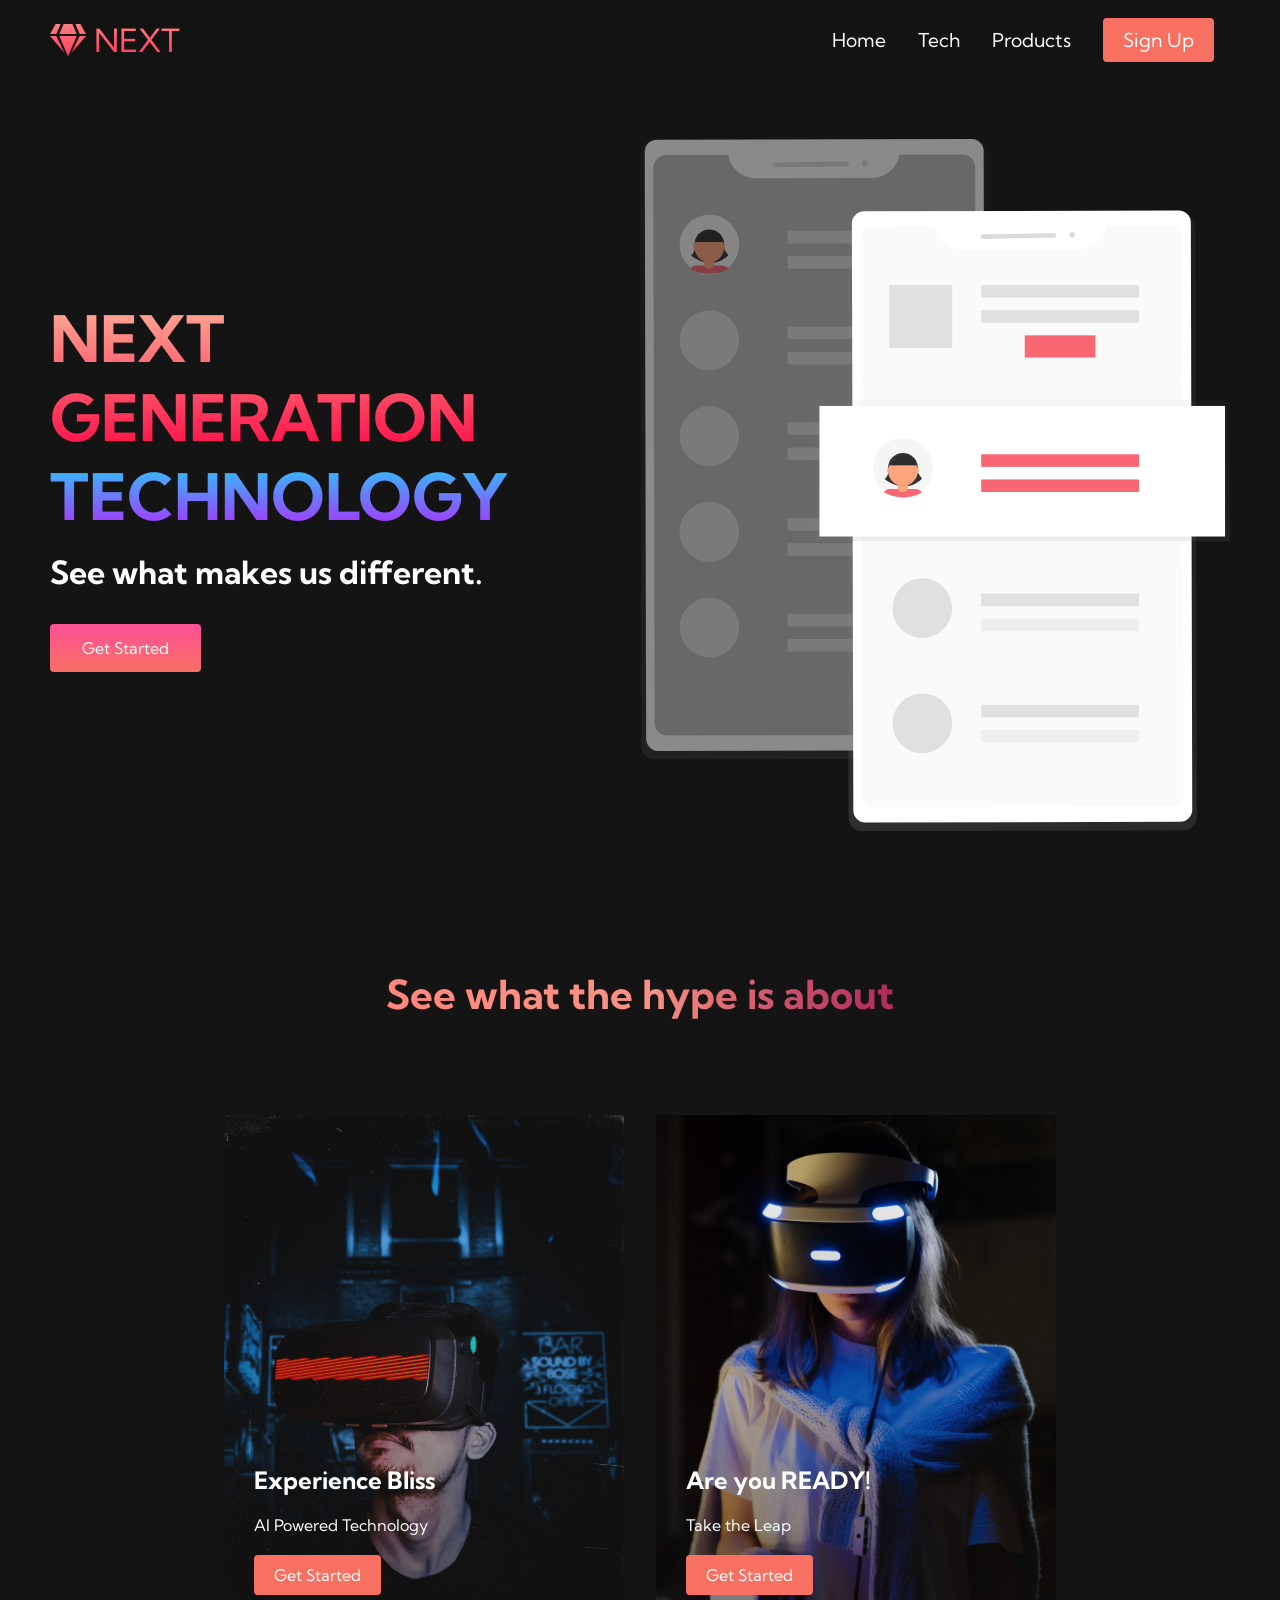
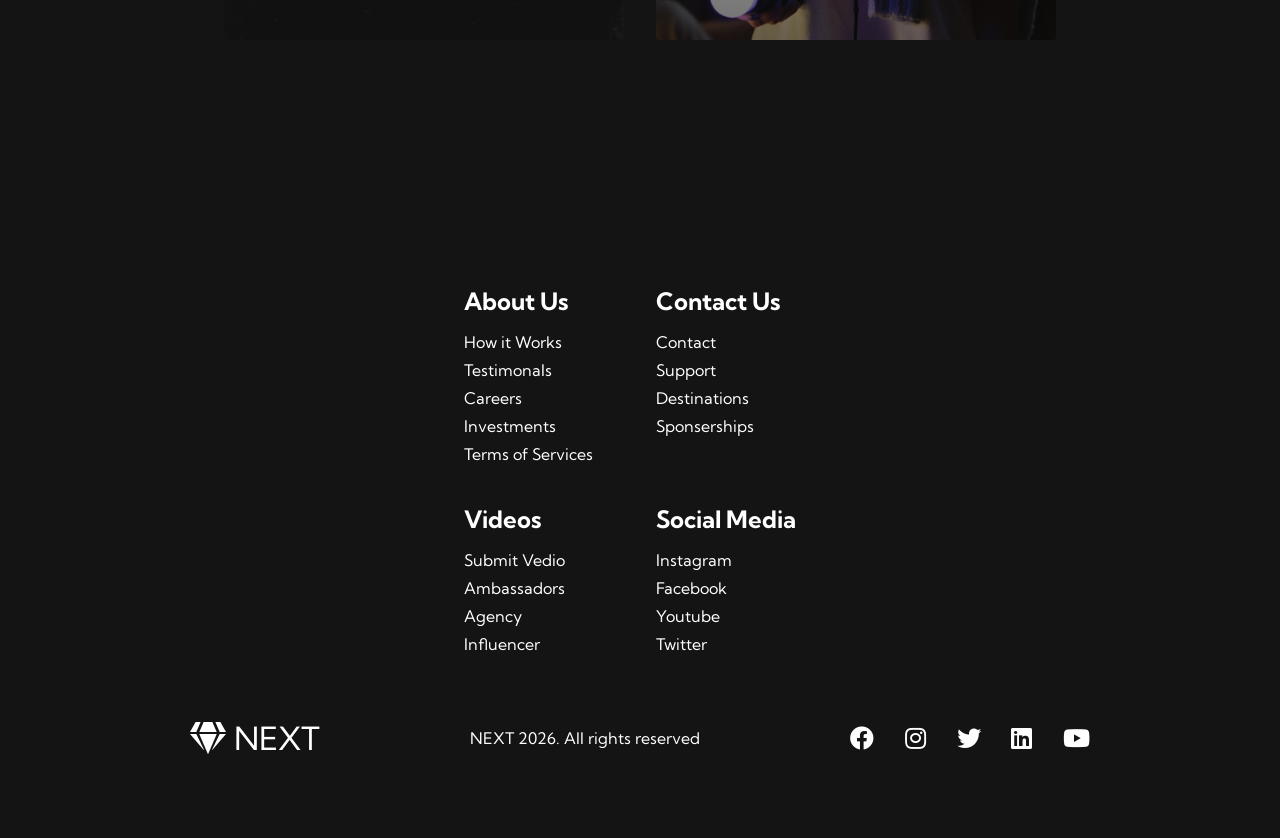
<file: index.html>
<!DOCTYPE html>
<html lang="en">
<head>
    <meta charset="UTF-8">
    <meta name="viewport" content="width=device-width, initial-scale=1.0">
    <title>NEXT Website</title>
    <link rel="stylesheet" href="styles.css"/>
    <link rel="stylesheet" href="https://use.fontawesome.com/releases/v5.14.0/css/all.css">
    <link rel="preconnect" href="https://fonts.googleapis.com">
<link rel="preconnect" href="https://fonts.gstatic.com" crossorigin>
<link href="https://fonts.googleapis.com/css2?family=Kumbh+Sans:YOPQ@300&display=swap" rel="stylesheet">
<link rel="preconnect" href="https://fonts.googleapis.com">
<link rel="preconnect" href="https://fonts.gstatic.com" crossorigin>
<link href="https://fonts.googleapis.com/css2?family=Kumbh+Sans:wght,YOPQ@700,300&display=swap" rel="stylesheet">
</head>
<body>
   <nav class="navbar">
    <div class="navbar__container">
     <a href="/" id="navbar__logo"><i class="fas fa-gem"></i> NEXT</a>
      <div class="navbar__toggle" id="mobile-menu">
        <span class="bar"></span>
        <span class="bar"></span>
        <span class="bar"></span>
      </div>
      <ul class="navbar__menu">
        <li class="navbar__item">
            <a href="index.html" class="navbar__links">Home </a>
        </li>
        <li class="navbar__item">
            <a href="tech.html" class="navbar__links">Tech </a>
        </li>
        <li class="navbar__item">
            <a href="tech.html" class="navbar__links">Products</a>
        </li>
        <li class="navbar__btn">
            <a href="tech.html" class="button">Sign Up</a>
        </li>
      </ul>
    </div>
   </nav>

    <!-- Hero Section-->
     <div class="main">
        <div class="main__container">
            <div class="main__content">
               <h1>NEXT GENERATION</h1> 
               <h2>TECHNOLOGY</h2>
               <p>See what makes us different.</p>
               <button class="main__btn"><a href="/">Get Started</a></button>
            </div>
            <img src="images/pic1.svg" alt="pic" id="main__img--container">
        </div>
     </div> 

     <div class="services">
        <h1>See what the hype is about</h1>
        <div class="services__container">
            <div class="services__card">
                <h2>Experience Bliss</h2>
                <p>AI Powered Technology</p>
                <button>Get Started</button>
            </div>
               <div class="services__card">
                <h2>Are you READY!</h2>
                <p>Take the Leap</p>
                <button>Get Started</button>
            </div>
        </div>
     </div>

     <div class="footer__container">
        <div class="footer__links">
            <div class="footer__link--wrapper">
                <div class="footer__link--items">
                    <h2>About Us</h2>
                    <a href="/">How it Works</a>
                    <a href="/">Testimonals</a>
                    <a href="/">Careers</a>
                    <a href="/">Investments</a>
                    <a href="/">Terms of Services</a>
                </div>
                 <div class="footer__link--items">
                    <h2>Contact Us</h2>
                    <a href="/">Contact</a>
                    <a href="/">Support</a>
                    <a href="/">Destinations</a>
                    <a href="/">Sponserships</a>
                </div>
            </div>
                      <div class="footer__link--wrapper">
                <div class="footer__link--items">
                    <h2>Videos</h2>
                    <a href="/">Submit Vedio</a>
                    <a href="/">Ambassadors</a>
                    <a href="/">Agency</a>
                    <a href="/">Influencer</a>
                </div>
                 <div class="footer__link--items">
                    <h2>Social Media</h2>
                    <a href="/">Instagram</a>
                    <a href="/">Facebook</a>
                    <a href="/">Youtube</a>
                    <a href="/">Twitter</a>
                </div>
            </div>
        </div>
        <div class="social__media">
            <div class="social__media--wrap">
                <div class="footer__logo">
                    <a href="/" id="footer__logo"><i class="fas fa-gem"></i>NEXT</a>
                </div>
                <p class="website__rights">NEXT 2026. All rights reserved</p>
                <div class="social__icons">
                    <a href="/" class="social__icon--link" target="_blank">
                        <i class="fab fa-facebook"></i>
                    </a>
                       <a href="/" class="social__icon--link" target="_blank">
                        <i class="fab fa-instagram"></i>
                    </a>
                       <a href="/" class="social__icon--link" target="_blank">
                        <i class="fab fa-twitter"></i>
                    </a>
                       <a href="/" class="social__icon--link" target="_blank">
                        <i class="fab fa-linkedin"></i>
                    </a>
                       <a href="/" class="social__icon--link" target="_blank">
                        <i class="fab fa-youtube"></i>
                    </a>
                </div>
            </div>
        </div>
     </div>

   <script src="app.js"></script>
</body>
</html>
</file>
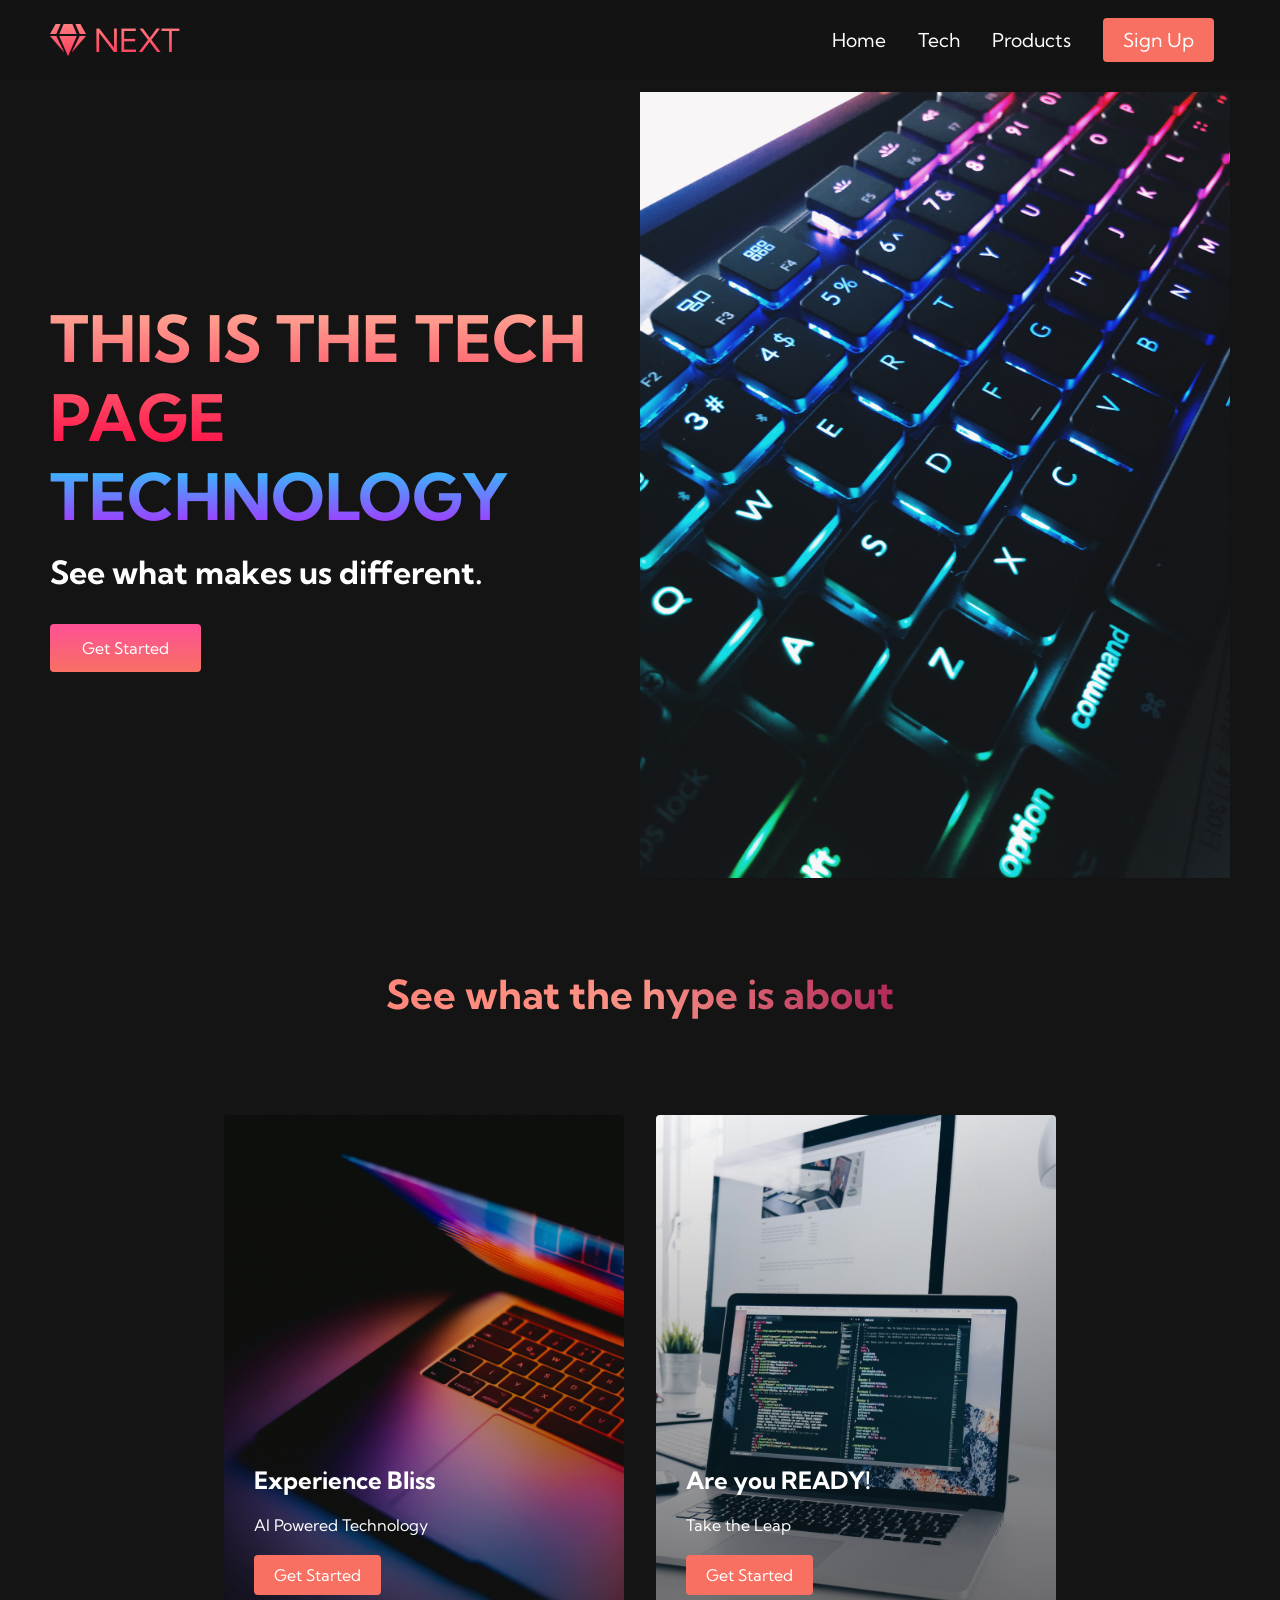
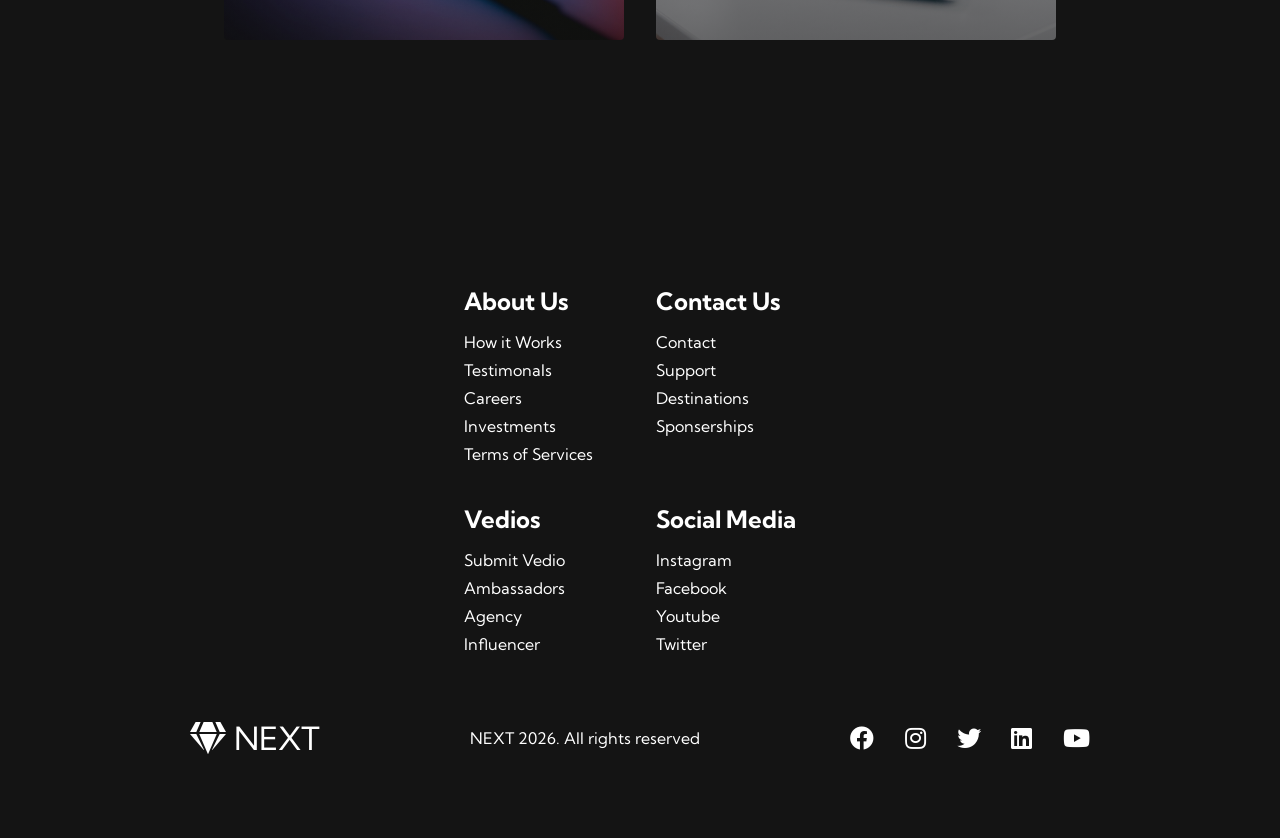
<file: tech.html>
<!DOCTYPE html>
<html lang="en">
<head>
    <meta charset="UTF-8">
    <meta name="viewport" content="width=device-width, initial-scale=1.0">
    <title>NEXT Website</title>
    <link rel="stylesheet" href="styles.css"/>
    <link rel="stylesheet" href="https://use.fontawesome.com/releases/v5.14.0/css/all.css"
    integrity="sha384-HzLeBuhoNPvSl5KYnjx0BT+WB0QEEqLpr0+NBkkk5gbc67FTaL7XIGa2w1L0Xbgc"
    crossorigin="anonymous"/>
    <link rel="preconnect" href="https://fonts.googleapis.com">
<link rel="preconnect" href="https://fonts.gstatic.com" crossorigin>
<link href="https://fonts.googleapis.com/css2?family=Kumbh+Sans:YOPQ@300&display=swap" rel="stylesheet">
<link rel="preconnect" href="https://fonts.googleapis.com">
<link rel="preconnect" href="https://fonts.gstatic.com" crossorigin>
<link href="https://fonts.googleapis.com/css2?family=Kumbh+Sans:wght,YOPQ@700,300&display=swap" rel="stylesheet">
</head>
<body>
   <nav class="navbar">
    <div class="navbar__container">
     <a href="/" id="navbar__logo"><i class="fas fa-gem"></i> NEXT</a>
      <div class="navbar__toggle" id="mobile-menu">
        <span class="bar"></span>
        <span class="bar"></span>
        <span class="bar"></span>
      </div>
      <ul class="navbar__menu">
        <li class="navbar__item">
            <a href="index.html" class="navbar__links">Home </a>
        </li>
        <li class="navbar__item">
            <a href="tech.html" class="navbar__links">Tech </a>
        </li>
        <li class="navbar__item">
            <a href="tech.html" class="navbar__links">Products</a>
        </li>
        <li class="navbar__btn">
            <a href="tech.html" class="button">Sign Up</a>
        </li>
      </ul>
    </div>
   </nav>
        
    <div class="main">   
        <div class="main__container">
            <div class="main__content">    
                <h1>THIS IS THE TECH PAGE</h1> 
                <h2>TECHNOLOGY</h2>
                <p>See what makes us different.</p>
                <button class="main__btn"><a href="/">Get Started</a></button>
            </div>
            <img src="images/pic2.jpg" alt="pic" id="main__img--container">            
        </div>
           
    </div> 

        <div class="services">
            <h1>See what the hype is about</h1>
            <div class="services__container">
                <div class="services__card" style="background-image: linear-gradient(to bottom, rgba(0,0,0,0) 0%, rgba(17,17,17,0.6) 100%), url('images/andras-vas-Bd7gNnWJBkU-unsplash.jpg'); background-size: cover; background-position: center;">
                    <h2>Experience Bliss</h2>
                    <p>AI Powered Technology</p>
                    <button>Get Started</button>
                </div>
                <div class="services__card" style="background-image: linear-gradient(to bottom, rgba(0,0,0,0) 0%, rgba(17,17,17,0.6) 100%), url('images/christopher-gower-m_HRfLhgABo-unsplash.jpg'); background-size: cover; background-position: center;">
                    <h2>Are you READY!</h2>
                    <p>Take the Leap</p>
                    <button>Get Started</button>
                </div>
            </div>
        </div>

     <div class="footer__container">
        <div class="footer__links">
            <div class="footer__link--wrapper">
                <div class="footer__link--items">
                    <h2>About Us</h2>
                    <a href="/">How it Works</a>
                    <a href="/">Testimonals</a>
                    <a href="/">Careers</a>
                    <a href="/">Investments</a>
                    <a href="/">Terms of Services</a>
                </div>
                 <div class="footer__link--items">
                    <h2>Contact Us</h2>
                    <a href="/">Contact</a>
                    <a href="/">Support</a>
                    <a href="/">Destinations</a>
                    <a href="/">Sponserships</a>
                </div>
            </div>
                      <div class="footer__link--wrapper">
                <div class="footer__link--items">
                    <h2>Vedios</h2>
                    <a href="/">Submit Vedio</a>
                    <a href="/">Ambassadors</a>
                    <a href="/">Agency</a>
                    <a href="/">Influencer</a>
                </div>
                 <div class="footer__link--items">
                    <h2>Social Media</h2>
                    <a href="/">Instagram</a>
                    <a href="/">Facebook</a>
                    <a href="/">Youtube</a>
                    <a href="/">Twitter</a>
                </div>
            </div>
        </div>
        <div class="social__media">
            <div class="social__media--wrap">
                <div class="footer__logo">
                    <a href="/" id="footer__logo"><i class="fas fa-gem"></i>NEXT</a>
                </div>
                <p class="website__rights">NEXT 2026. All rights reserved</p>
                <div class="social__icons">
                    <a href="/" class="social__icon--link" target="_blank">
                        <i class="fab fa-facebook"></i>
                    </a>
                       <a href="/" class="social__icon--link" target="_blank">
                        <i class="fab fa-instagram"></i>
                    </a>
                       <a href="/" class="social__icon--link" target="_blank">
                        <i class="fab fa-twitter"></i>
                    </a>
                       <a href="/" class="social__icon--link" target="_blank">
                        <i class="fab fa-linkedin"></i>
                    </a>
                       <a href="/" class="social__icon--link" target="_blank">
                        <i class="fab fa-youtube"></i>
                    </a>
                </div>
            </div>
        </div>
     </div>

   <script src="app.js"></script>
</body>
</html>
</file>
<file: styles.css>
*{
    box-sizing: border-box;
    margin: 0;
    padding: 0;
    font-family: 'Kumbh Sans', sans-serif;
}

.navbar {
    background: #131313;
    height: 80px;
    display: flex;
    justify-content: center;
    align-items: center;
    font-size: 1.2rem;
    position: sticky;
    top: 0;
    z-index: 999;
}

.navbar__container{
    display: flex;
    justify-content: space-between;
    height: 80px;
    z-index: 1;
    width: 100%;
    max-width: 1300px;
    margin: 0 auto;
    padding: 0 50px;
}

#navbar__logo{
    background-color: #ff8177;
    background-image: linear-gradient(to top, #ff0844 0%, #ffb199 100%);
    background-size: 100%;
    -webkit-background-clip: text;
    -moz-background-clip: text;
    -webkit-text-fill-color: transparent;
    -moz-text-fill-color: transparent;
    display: flex;
    align-items: center;
    cursor: pointer;
    text-decoration: none;
    font-size: 2rem;
}

.fa-gem{
    margin-right: 0.5rem;
}

.navbar__menu{
    display: flex;
    align-items: center;
    list-style: none;
    text-align: center;
}

.navbar__item {
    height: 80px;
}

.navbar__links {
    color: #fff;
    display: flex;
    align-items: center;
    justify-content: center;
    text-decoration: none;
    padding: 0 1rem;
    height: 100%;
}

.navbar__btn{
    display: flex;
    justify-content: center;
    align-items: center;
    padding: 0 1rem;
    width: 100%;
}

.button {
    display: flex;
    justify-content: center;
    align-items: center;
    text-decoration: none;
    padding: 10px 20px;
    height: 100%;
    width: 100%;
    border: none;
    outline: none;
    border-radius: 4px;
    background: #f77062;
    color: #fff;
}

.button:hover {
    background: #4837ff;
    transition: all 0.3s ease;
}

.navbar__links:hover{
    color: #f77062;
    transition: all 0.3s ease;
}

@media screen and (max-width:960px){
    .navbar__container{
        display: flex;
        justify-content: space-between;
        height: 80px;
        z-index: 1;
        width: 100%;
        max-width: 1300px;
        padding: 0;
    }

    .navbar__menu{
        display:grid;
        grid-template-columns: auto;
        margin: 0;
        width: 100%;
        position: absolute;
        top: -1000px;
        opacity: 0;
        transition: all 0.5s ease;
        height: 50vh;
        z-index: -1;
    }

    .navbar__menu.active{
        background: #131313;
        top: 100%;
        opacity: 1;
        transition: all 0.5s ease;
        z-index: 99;
        height: 50vh;
        font-size: 1.6rem;
    }
    #navbar__logo{
        padding-left: 25px;
    }

    .navbar__toggle .bar{
        width: 25px;
        height: 3px;
        margin: 5px auto;
        transition: all 0.3s ease-in-out;
        background: #fff;
    }

    .navbar__item{
        width: 100%;
    }
    .navbar__links{
        text-align:center;
        padding: 2rem;
        width: 100%;
        display: table;
    }

    #mobile-menu{
        position: absolute;
        top: 20%;
        right: 5%;
        transform: translate(5%,20%);
    }

    .navbar__btn{
        padding-bottom: 2rem;
    }

    .button{
        display: flex;
        justify-content: center;
        align-items: center;
        width: 80%;
        height: 80px;
        margin: 0;
    }

    .navbar__toggle .bar{
        display: block;
        cursor: pointer;
    }

    #mobile-menu.is-active .bar:nth-child(2){
        opacity: 0;
    }

     #mobile-menu.is-active .bar:nth-child(1){
        transform: translateY(8px) rotate(45deg);
    }

     #mobile-menu.is-active .bar:nth-child(3){
        transform: translateY(-8px) rotate(-45deg);
    }
}


.main{
    background-color: #141414;
}

.main__container{
    display: grid;
    grid-template-columns: 1fr 1fr;
    align-items: center;
    justify-self: center;
    margin: 0 auto;
    height: 90vh;
    background-color: #141414;
    z-index: 1;
    width: 100%;
    max-width: 1300px;
    padding: 0 50px;
}

.main__content h1 {
    font-size: 4rem;
    background-color: #ff8177;
    background-image: linear-gradient(to top, #ff0844 0%,#ffb199 100%);
    background-size: 100%;
    -webkit-background-clip: text;
    -moz-background-clip: text;
    -webkit-text-fill-color: transparent;
    -moz-text-fill-color: transparent;
}

.main__content h2 {
    font-size: 4rem;
    background-color: #ff8177;
    background-image: linear-gradient(to top, #b721ff 0%,#21d4fd 100%);
    background-size: 100%;
    -webkit-background-clip: text;
    -moz-background-clip: text;
    -webkit-text-fill-color: transparent;
    -moz-text-fill-color: transparent;
}

.main__content p {
    margin-top: 1rem;
    font-size: 2rem;
    font-weight: 700;
    color:#fff;
}

.main__btn{
    font-size: 1rem;
    background-image: linear-gradient(to top, #f77062 0%, #fe5196 100%);
    padding: 14px 32px;
    border: none;
    border-radius: 4px;
    color: #fff;
    margin-top: 2rem;
    cursor: pointer;
    position: relative;
    transition: all 0.35s;
    outline: none;
}

.main__btn a {
    position: relative;
    z-index: 2;
    color: #fff;
    text-decoration: none;
}

.main__btn:after {
    position: absolute;
    content: '';
    top: 0;
    left: 0;
    width: 0;
    height: 100%;
    background: #4837ff;
    transition: all 0.35s;
    border-radius: 4px;
}

.main__btn:hover{
    color: #fff;
}

.main__btn:hover:after{
    width: 100%;
}

.main__img--container{
    text-align: center;
}


#main__img--container{
    max-width: 100%;
    height: auto;
    display: block; 
}

/* Mobile Responsive */

@media screen and (max-width: 760px){
    .main__container{
        display: grid;
        grid-template-columns: auto;
        align-items: center;
        justify-self: center;
        width: 100%;
        margin: 0 auto;
        height: 90vh;
    }

    .main__content{
        text-align: center;
        margin-bottom: 4rem;
    }

    .main__content h1{
        font-size: 2.5rem;
        margin-top: 2rem;
    }

    .main__content h2{
        font-size: 3rem;
    }
    .main__content p {
        margin-top: 1rem;
        font-size: 1.5em;
    }
}

@media screen and (max-width:480px){
    .main__content h1{
        font-size: 2rem;
        margin-top: 3rem;
    }

    .main__content h2{
        content: 2rem;
    }
    .main__content p {
        margin-top: 2rem;
        font-size: 1.5em;
    }
    .main__btn{
        padding: 12px 36px;
        margin: 2.5rem 0;
    }
}

.services{
    background: #141414;
    display: flex;
    flex-direction: column;
    align-items: center;
    min-height: 100vh;
    padding: 5rem 0;
}

.services h1{
    background-color: #ff8177;
    background-image: linear-gradient(to right, #ff8177 0%, #ff867a 0%, #ff8c7f 21%, #f99185 52%, #cf556c, #b12a5b 100%);
    background-size: 100%;
    margin-bottom: 5rem;
    font-size: 2.5rem;
    -webkit-background-clip: text;
    -moz-background-clip: text;
    -webkit-text-fill-color: transparent;
    -moz-text-fill-color: transparent;
}

.services__container{
    display: flex;
    justify-content: center;
    flex-wrap: wrap;
}

.services__card{
    margin: 1rem;
    height: 525px;
    width: 400px;
    border-radius: 4px;
    background-image: linear-gradient(to bottom, rgba(0,0,0,0) 0%, rgba(17,17,17,0.6) 100%),url('images/pic3.jpg');
    background-size: cover;
    position: relative;
    color: #fff;
}

.services__card:nth-child(2){
    background-image: linear-gradient(to bottom, rgba(0,0,0,0) 0%, rgba(17,17,17,0.6) 100%),url('images/pic4.jpg');
}

.services h2{
    position: absolute;
    top: 350px;
    left: 30px;
}

.services__card p {
    position: absolute;
    top: 400px;
    left: 30px;
}

.services__card button{
    color: #fff;
    padding: 10px 20px;
    border: none;
    outline: none;
    border-radius: 4px;
    background: #f77062;
    position: absolute;
    top: 440px;
    left: 30px;
    font-size: 1rem;
}

.services__card:hover{
    transform: scale(1.075);
    transition: 0.2s ease-in;
    cursor: pointer;
}

@media screen and (max-width: 960px){
    .services{
        height: auto;
        min-height: 100vh;
    }

    .services h1{
        font-size: 2rem;
        margin-top: 12rem;
    }
}

@media screen and (max-width: 480px){
    .services{
        height: auto;
        min-height: 100vh;
    }

    .services h1{
        font-size: 1.2rem;
    }

    .services__card{
        width: 300px;
    }
}


.footer__container{
    background-color: #141414;
    padding: 5rem 0;
    display: flex;
    flex-direction: column;
    justify-content: center;
    align-items: center;
}

#footer__logo{
    color: #fff;
    display: flex;
    align-items: center;
    cursor: pointer;
    text-decoration: none;
    font-size: 2rem;
}

.footer__link{
    width: 100%;
    max-width: 1000px;
    display: flex;
    justify-content: center;
}

.footer__link--wrapper{
    display: flex;
}

.footer__link--items{
    display: flex;
    flex-direction: column;
    align-items: flex-start;
    margin: 16px;
    text-align: left;
    width: 160px;
    box-sizing: border-box;
}

.footer__link--items h2 {
    margin-bottom: 16px;
}

.footer__link--items > h2 {
    color: #fff;
}

.footer__link--items a {
    color: #fff;
    text-decoration: none;
    margin-bottom: 0.5rem;
}

.footer__link--items a:hover{
    color: #e9e9e9;
    transition: 0.3s ease-out;
}

.social__icon--link {
    color: #fff;
    font-size: 24px;
}

.social__media{
    max-width: 1000px;
    width: 100%;
}

.social__media--wrap{
    display: flex;
    justify-content: space-between;
    align-items: center;
    width: 90%;
    max-width: 1000px;
    margin: 40px auto 0 auto;
}

.social__icons{
    display: flex;
    justify-content: space-between;
    align-items: center;
    width: 240px;
}


.social__logo{
    color: #fff;
    justify-self: flex-start;
    margin-left: 20px;
    cursor: pointer;
    text-decoration: none;
    font-size: 2rem;
    display: flex;
    align-items: center;
    margin-bottom: 16px;
}

.website__rights{
    color: #fff;
}

@media screen and (max-width: 820px){
    .footer__links{
        padding-top: 2rem;
    }

    #footer__logo{
        margin-bottom: 2rem;
    }

    .website__rights{
        margin-bottom: 2rem;
    }

    .footer__link--wrapper{
    flex-direction: column;
    }

    .social__media--wrap{
        flex-direction: column;
    }

}

@media screen and (max-width: 480px){
    .footer__link--items{
        margin: 0;
        padding: 10px;
        width: 100%;
    }
}
</file>
